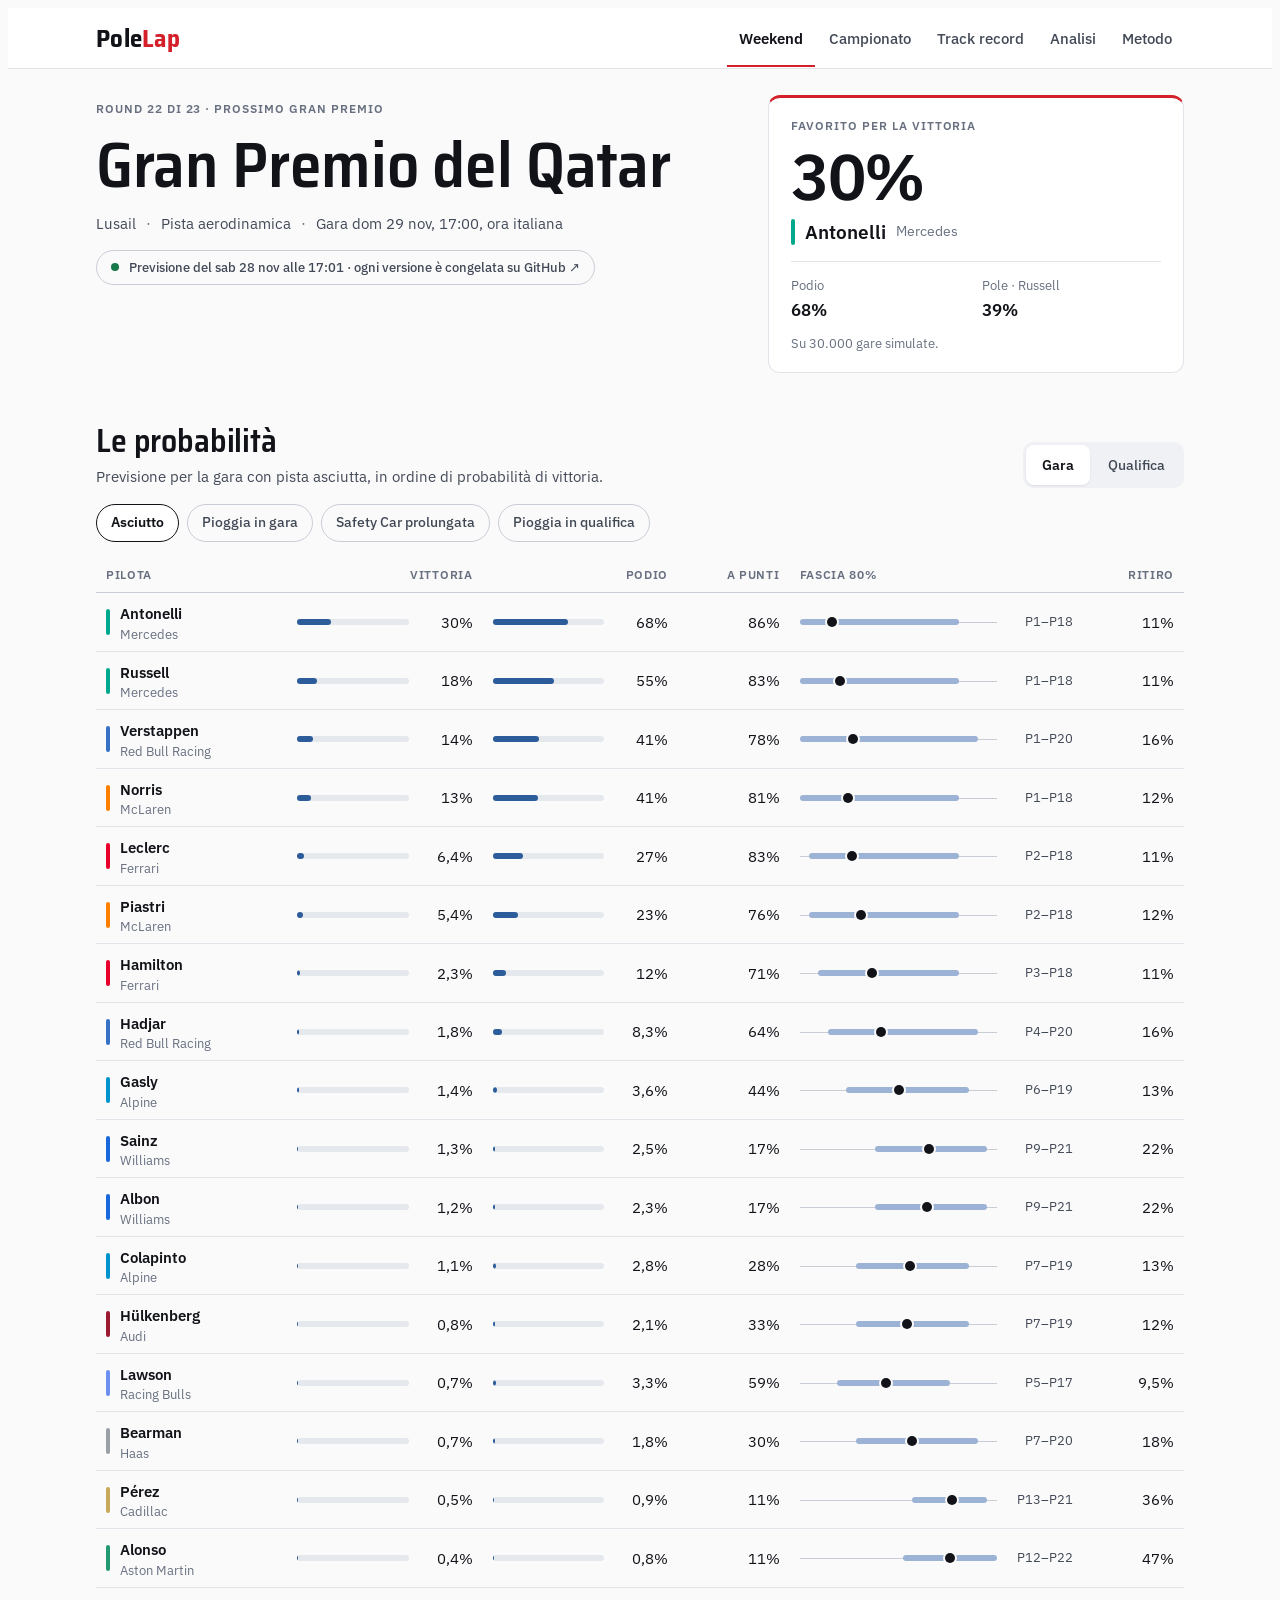
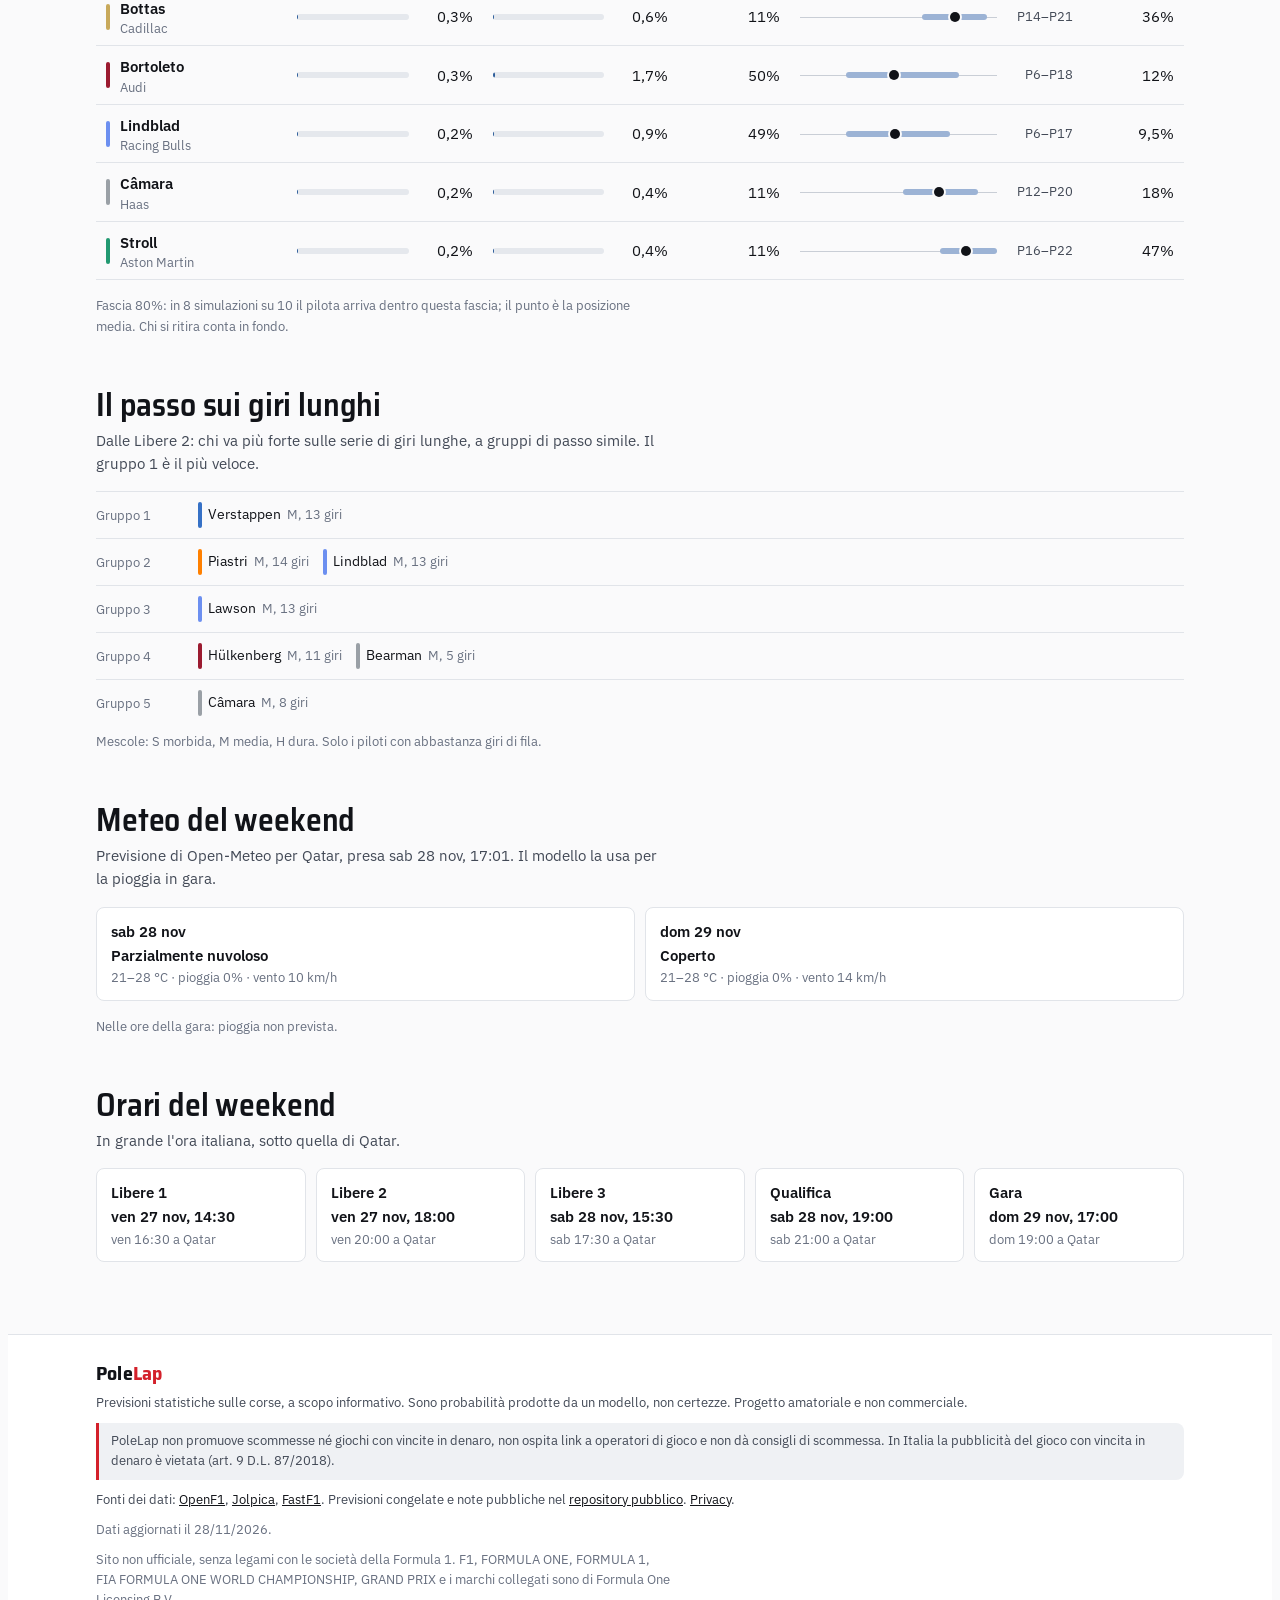
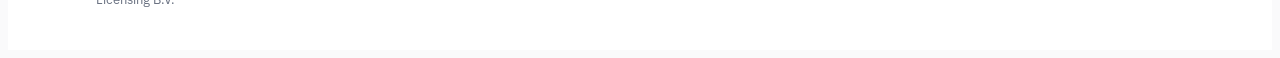
<file: index.html>
<!DOCTYPE html>
<html lang="it">
<head>
<meta charset="UTF-8">
<meta name="viewport" content="width=device-width, initial-scale=1.0, viewport-fit=cover">
<meta name="referrer" content="strict-origin-when-cross-origin">
<meta http-equiv="Content-Security-Policy" content="default-src 'self'; script-src 'self' https://cdn.jsdelivr.net/npm/chart.js@4.4.1/ https://cdn.jsdelivr.net/npm/@supabase/supabase-js@2.106.2/ https://gc.zgo.at/count.v5.js; style-src 'self' 'unsafe-inline'; img-src 'self' data: https://roger7.goatcounter.com; connect-src 'self' https://zakblhuidoiarhahzlsu.supabase.co https://api.open-meteo.com https://formspree.io https://roger7.goatcounter.com; form-action 'self'; base-uri 'self'; object-src 'none'">
<title>PoleLap · probabilità per ogni Gran Premio, verificabili</title>
<meta name="description" content="Probabilità per ogni Gran Premio, calcolate da un modello statistico e congelate su GitHub prima di ogni sessione. Progetto amatoriale e non commerciale.">
<meta name="color-scheme" content="light dark">
<link rel="icon" href="icons/icon-192.png">
<link rel="preload" href="fonts/plex-sans.woff2" as="font" type="font/woff2" crossorigin>
<link rel="stylesheet" href="stile.css?v=3903198e">
<script src="gl-analytics.js"></script>
</head>
<body>
<a class="skip" href="#main">Vai al contenuto</a>
<header class="top">
  <div class="wrap top-in">
    <a class="brand" href="#weekend" aria-label="PoleLap, torna al weekend">Pole<span class="lap">Lap</span></a>
    <nav class="tabs" aria-label="Sezioni">
      <a href="#weekend" data-v="weekend">Weekend</a>
      <a href="#campionato" data-v="campionato">Campionato</a>
      <a href="#trackrecord" data-v="trackrecord">Track record</a>
      <a href="#analisi" data-v="analisi">Analisi</a>
      <a href="#metodo" data-v="metodo">Metodo</a>
    </nav>
  </div>
</header>

<main id="main">
  <section class="view wrap" data-view="weekend" id="s-weekend"><p class="stato">Carico la previsione…</p></section>
  <section class="view wrap" data-view="campionato" id="s-campionato" hidden></section>
  <section class="view wrap" data-view="trackrecord" id="s-trackrecord" hidden></section>
  <section class="view wrap" data-view="analisi" id="s-analisi" hidden></section>
  <section class="view wrap" data-view="metodo" id="s-metodo" hidden></section>
</main>

<footer class="foot">
  <div class="wrap">
    <p class="brand">Pole<span class="lap">Lap</span></p>
    <p>Previsioni statistiche sulle corse, a scopo informativo. Sono probabilità prodotte da un modello, non certezze. Progetto amatoriale e non commerciale.</p>
    <p class="warn">PoleLap non promuove scommesse né giochi con vincite in denaro, non ospita link a operatori di gioco e non dà consigli di scommessa. In Italia la pubblicità del gioco con vincita in denaro è vietata (art. 9 D.L. 87/2018).</p>
    <p>Fonti dei dati: <a href="https://openf1.org" target="_blank" rel="noopener">OpenF1</a>, <a href="https://github.com/jolpica/jolpica-f1" target="_blank" rel="noopener">Jolpica</a>, <a href="https://github.com/theOehrly/Fast-F1" target="_blank" rel="noopener">FastF1</a>. Previsioni congelate e note pubbliche nel <a href="https://github.com/Roger7111/polelap/tree/main/track_record" target="_blank" rel="noopener">repository pubblico</a>. <a href="privacy.html">Privacy</a>.</p>
    <p class="note" id="aggiornato"></p>
    <p class="note">Sito non ufficiale, senza legami con le società della Formula 1. F1, FORMULA ONE, FORMULA 1, FIA FORMULA ONE WORLD CHAMPIONSHIP, GRAND PRIX e i marchi collegati sono di Formula One Licensing B.V.</p>
  </div>
</footer>
<script src="app.js?v=cc0ffdc6"></script>
</body>
</html>
</file>
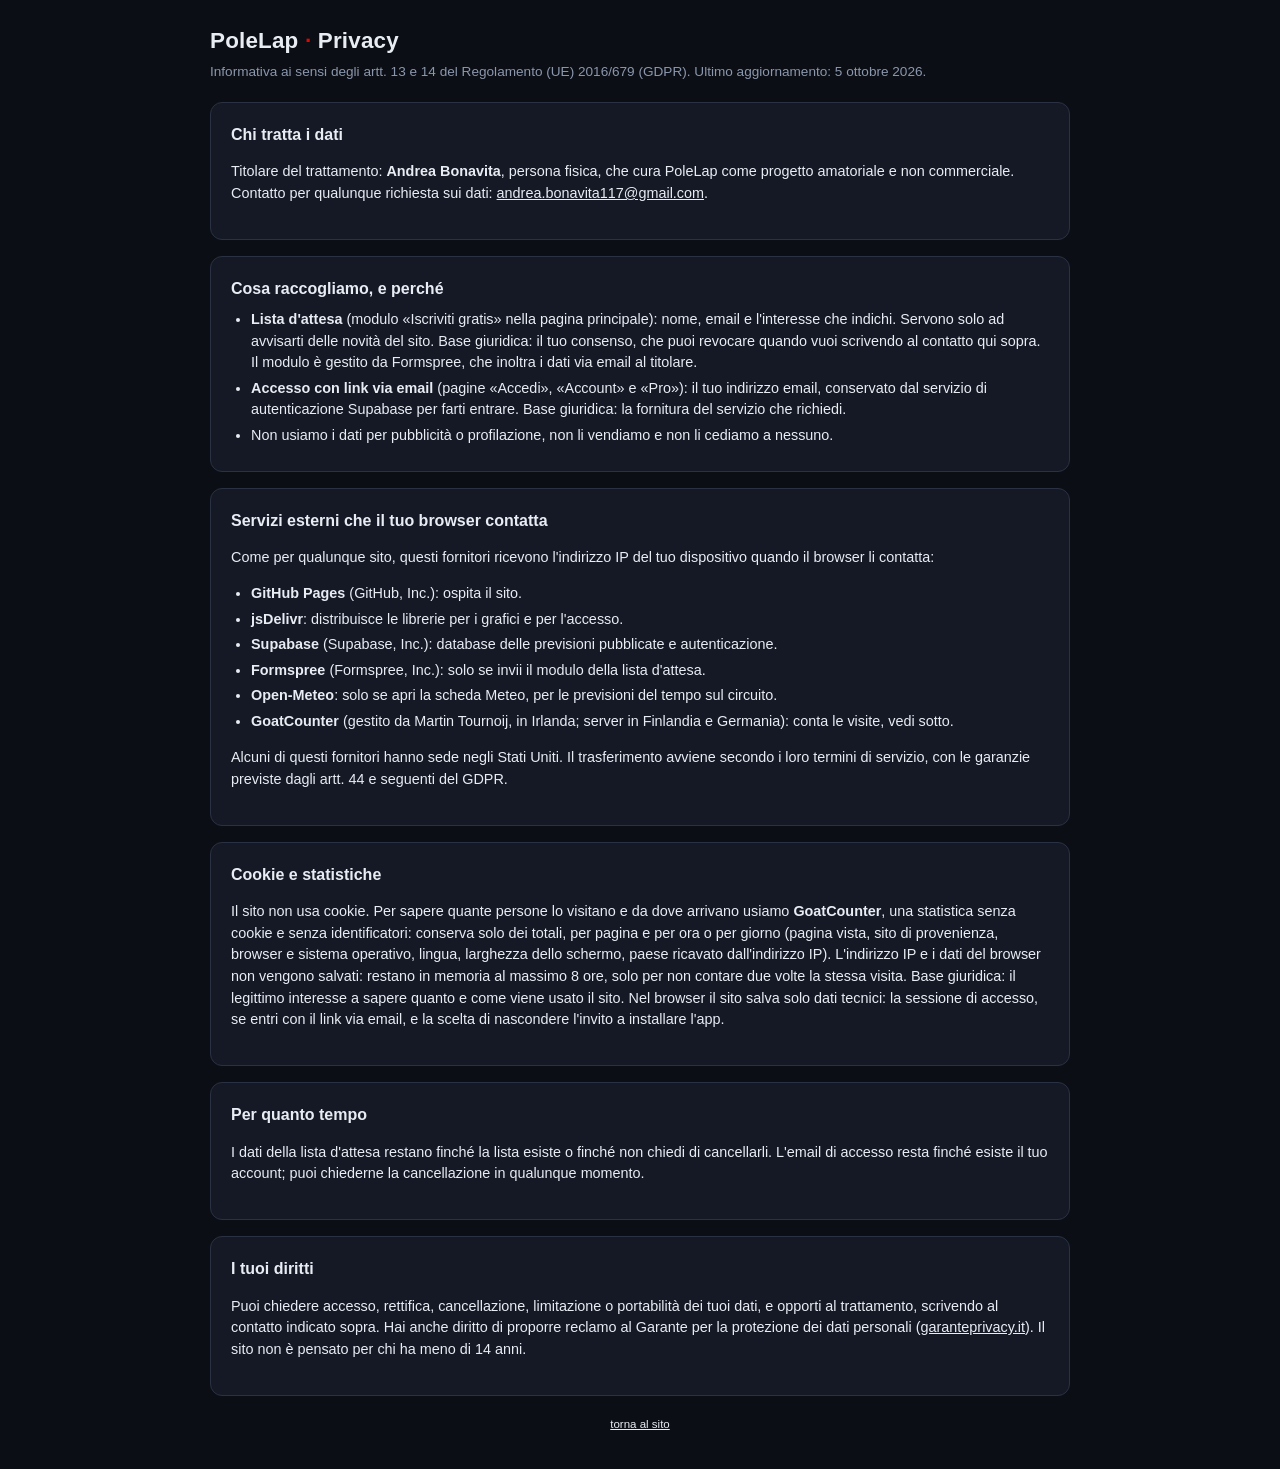
<file: privacy.html>
<!doctype html>
<html lang="it">
<head>
<meta charset="utf-8">
<meta name="viewport" content="width=device-width, initial-scale=1">
<meta name="referrer" content="strict-origin-when-cross-origin">
<meta http-equiv="Content-Security-Policy" content="default-src 'self'; script-src 'self' https://cdn.jsdelivr.net/npm/chart.js@4.4.1/ https://cdn.jsdelivr.net/npm/@supabase/supabase-js@2.106.2/ https://gc.zgo.at/count.v5.js; style-src 'self' 'unsafe-inline'; img-src 'self' data: https://roger7.goatcounter.com; connect-src 'self' https://zakblhuidoiarhahzlsu.supabase.co https://api.open-meteo.com https://formspree.io https://roger7.goatcounter.com; form-action 'self'; base-uri 'self'; object-src 'none'">
<title>PoleLap · Privacy</title>
<link rel="stylesheet" href="gl.css">
<style>
  .card h2{font-size:1rem;margin:0 0 8px}
  .card p,.card li{font-size:.9rem;color:var(--txt)}
  .card ul{margin:6px 0 0;padding-left:20px}
  .card li{margin-bottom:4px}
  a{color:var(--txt)}
</style>
</head>
<body>
<div class="wrap">
  <h1>PoleLap <span class="dot">·</span> Privacy</h1>
  <p class="sub">Informativa ai sensi degli artt. 13 e 14 del Regolamento (UE) 2016/679 (GDPR). Ultimo aggiornamento: 5 ottobre 2026.</p>

  <div class="card">
    <h2>Chi tratta i dati</h2>
    <p>Titolare del trattamento: <b>Andrea Bonavita</b>, persona fisica, che cura PoleLap come progetto amatoriale e non commerciale.
       Contatto per qualunque richiesta sui dati: <a href="mailto:andrea.bonavita117@gmail.com">andrea.bonavita117@gmail.com</a>.</p>
  </div>

  <div class="card">
    <h2>Cosa raccogliamo, e perché</h2>
    <ul>
      <li><b>Lista d'attesa</b> (modulo «Iscriviti gratis» nella pagina principale): nome, email e l'interesse che indichi.
          Servono solo ad avvisarti delle novità del sito. Base giuridica: il tuo consenso, che puoi revocare quando vuoi scrivendo al contatto qui sopra.
          Il modulo è gestito da Formspree, che inoltra i dati via email al titolare.</li>
      <li><b>Accesso con link via email</b> (pagine «Accedi», «Account» e «Pro»): il tuo indirizzo email,
          conservato dal servizio di autenticazione Supabase per farti entrare. Base giuridica: la fornitura del servizio che richiedi.</li>
      <li>Non usiamo i dati per pubblicità o profilazione, non li vendiamo e non li cediamo a nessuno.</li>
    </ul>
  </div>

  <div class="card">
    <h2>Servizi esterni che il tuo browser contatta</h2>
    <p>Come per qualunque sito, questi fornitori ricevono l'indirizzo IP del tuo dispositivo quando il browser li contatta:</p>
    <ul>
      <li><b>GitHub Pages</b> (GitHub, Inc.): ospita il sito.</li>
      <li><b>jsDelivr</b>: distribuisce le librerie per i grafici e per l'accesso.</li>
      <li><b>Supabase</b> (Supabase, Inc.): database delle previsioni pubblicate e autenticazione.</li>
      <li><b>Formspree</b> (Formspree, Inc.): solo se invii il modulo della lista d'attesa.</li>
      <li><b>Open-Meteo</b>: solo se apri la scheda Meteo, per le previsioni del tempo sul circuito.</li>
      <li><b>GoatCounter</b> (gestito da Martin Tournoij, in Irlanda; server in Finlandia e Germania): conta le visite, vedi sotto.</li>
    </ul>
    <p>Alcuni di questi fornitori hanno sede negli Stati Uniti. Il trasferimento avviene secondo i loro termini di servizio,
       con le garanzie previste dagli artt. 44 e seguenti del GDPR.</p>
  </div>

  <div class="card">
    <h2>Cookie e statistiche</h2>
    <p>Il sito non usa cookie. Per sapere quante persone lo visitano e da dove arrivano usiamo <b>GoatCounter</b>, una
       statistica senza cookie e senza identificatori: conserva solo dei totali, per pagina e per ora o per giorno (pagina
       vista, sito di provenienza, browser e sistema operativo, lingua, larghezza dello schermo, paese ricavato
       dall'indirizzo IP). L'indirizzo IP e i dati del browser non vengono salvati: restano in memoria al massimo 8 ore,
       solo per non contare due volte la stessa visita. Base giuridica: il legittimo interesse a sapere quanto e come
       viene usato il sito. Nel browser il sito salva solo dati tecnici: la sessione di accesso, se entri con il link via
       email, e la scelta di nascondere l'invito a installare l'app.</p>
  </div>

  <div class="card">
    <h2>Per quanto tempo</h2>
    <p>I dati della lista d'attesa restano finché la lista esiste o finché non chiedi di cancellarli.
       L'email di accesso resta finché esiste il tuo account; puoi chiederne la cancellazione in qualunque momento.</p>
  </div>

  <div class="card">
    <h2>I tuoi diritti</h2>
    <p>Puoi chiedere accesso, rettifica, cancellazione, limitazione o portabilità dei tuoi dati, e opporti al trattamento,
       scrivendo al contatto indicato sopra. Hai anche diritto di proporre reclamo al Garante per la protezione dei dati personali
       (<a href="https://www.garanteprivacy.it" target="_blank" rel="noopener">garanteprivacy.it</a>).
       Il sito non è pensato per chi ha meno di 14 anni.</p>
  </div>

  <p class="foot"><a href="index.html">torna al sito</a></p>
</div>
</body>
</html>
</file>
<file: stile.css>
/* stile.css - PoleLap, nuova app (23/11/2026). Caratteri ospitati qui (licenza SIL OFL, fonts/OFL.txt): nessuna
   chiamata a servizi esterni per i font. */
@font-face { font-family: 'IBM Plex Sans'; src: url('fonts/plex-sans.woff2') format('woff2'); font-weight: 400 600; font-style: normal; font-display: swap; }
@font-face { font-family: 'Saira Semi Condensed'; src: url('fonts/saira-600.woff2') format('woff2'); font-weight: 600; font-style: normal; font-display: swap; }
@font-face { font-family: 'Saira Semi Condensed'; src: url('fonts/saira-700.woff2') format('woff2'); font-weight: 700; font-style: normal; font-display: swap; }
/* Layout: una colonna da 1120px; testata con le sezioni come schede; tabelle a filo sul fondo, carte solo dove
   servono; la fascia 80% (segmento + punto) e' il segno ricorrente della previsione. */
:root {
  --bg: #FAFAFB; --surface: #FFFFFF; --sunk: #EFF1F4; --ink: #111318; --ink-2: #424956; --muted: #687080;
  --line: #E1E4E9; --line-2: #C9CED6;
  --accent: #D3202A; --accent-ink: #FFFFFF; --accent-wash: #FCE9EA;
  --s1: #2C5C9A; --s2: #C2562A; --track: #E5E8ED; --range: #9CB3D5;
  --good: #17784A; --good-wash: #E1F2E8; --bad: #B3261E; --bad-wash: #FBE6E4;
  --f-display: 'Saira Semi Condensed', 'Arial Narrow', system-ui, sans-serif;
  --f-text: 'IBM Plex Sans', system-ui, -apple-system, 'Segoe UI', Roboto, sans-serif;
  --r: 12px; --r-s: 8px;
}
@media (prefers-color-scheme: dark) {
  :root:not([data-theme="light"]) {
    --bg: #0E1013; --surface: #161A1F; --sunk: #1D2128; --ink: #ECEEF2; --ink-2: #B4BBC6; --muted: #8A929F;
    --line: #262B33; --line-2: #343A45;
    --accent: #FF4A51; --accent-ink: #16090A; --accent-wash: #3A1719;
    --s1: #5A90E0; --s2: #E07040; --track: #242931; --range: #42608A;
    --good: #4CC38A; --good-wash: #15301F; --bad: #FF7B72; --bad-wash: #3A1817;
    color-scheme: dark;
  }
}
:root[data-theme="dark"] {
  --bg: #0E1013; --surface: #161A1F; --sunk: #1D2128; --ink: #ECEEF2; --ink-2: #B4BBC6; --muted: #8A929F;
  --line: #262B33; --line-2: #343A45;
  --accent: #FF4A51; --accent-ink: #16090A; --accent-wash: #3A1719;
  --s1: #5A90E0; --s2: #E07040; --track: #242931; --range: #42608A;
  --good: #4CC38A; --good-wash: #15301F; --bad: #FF7B72; --bad-wash: #3A1817;
  color-scheme: dark;
}
* { box-sizing: border-box; }
[hidden] { display: none !important; }
body { background: var(--bg); color: var(--ink); font: 400 15px/1.55 var(--f-text); -webkit-font-smoothing: antialiased; }
body::before { content: ""; position: fixed; inset: 0 0 auto; height: env(safe-area-inset-top, 0px); z-index: 10; background: var(--surface); }
a { color: inherit; }
p, h1, h2, h3, ol, ul { margin: 0; }
:focus-visible { outline: 2px solid var(--accent); outline-offset: 2px; border-radius: 4px; }
.wrap { max-width: 1120px; margin-inline: auto; padding-left: max(16px, env(safe-area-inset-left, 0px)); padding-right: max(16px, env(safe-area-inset-right, 0px)); }
.skip { position: absolute; left: -9999px; top: 8px; }
.skip:focus { left: 16px; z-index: 30; background: var(--surface); padding: 10px 14px; border-radius: var(--r-s); }

/* Testata */
.top { position: sticky; top: env(safe-area-inset-top, 0px); z-index: 5; background: var(--surface); border-bottom: 1px solid var(--line); }
.top-in { display: flex; align-items: center; gap: 24px; min-height: 60px; }
.brand { font: 700 25px/1 var(--f-display); letter-spacing: .01em; text-decoration: none; color: var(--ink); white-space: nowrap; }
.brand .lap { color: var(--accent); }
.tabs { display: flex; gap: 2px; margin-left: auto; overflow-x: auto; scrollbar-width: none; }
.tabs::-webkit-scrollbar { display: none; }
.tabs a { font: 500 15px/1 var(--f-text); text-decoration: none; color: var(--ink-2); padding: 21px 12px 19px; border-bottom: 2px solid transparent; white-space: nowrap; transition: color .15s; }
.tabs a:hover { color: var(--ink); }
.tabs a[aria-current="page"] { color: var(--ink); font-weight: 600; border-bottom-color: var(--accent); }
.proto { display: flex; align-items: center; gap: 10px; padding-block: 12px; font-size: 13px; color: var(--ink-2); }
.proto::before { content: ""; width: 8px; height: 8px; border-radius: 50%; background: var(--accent); flex: none; }

/* Tipografia */
h1, h2, h3 { font-family: var(--f-display); font-weight: 600; line-height: 1.06; text-wrap: balance; letter-spacing: -.005em; }
h1 { font-size: clamp(36px, 6.2vw, 64px); }
h2 { font-size: clamp(24px, 3.2vw, 32px); }
h3 { font-size: 20px; }
.eyebrow { font: 600 12px/1.3 var(--f-text); letter-spacing: .08em; text-transform: uppercase; color: var(--muted); }
.lead { color: var(--ink-2); max-width: 64ch; }
.note { font-size: 13px; color: var(--muted); max-width: 72ch; }
small { font-size: 12.5px; }

/* Struttura delle viste */
.view { padding-block: 8px 72px; }
.intro { display: grid; gap: 12px; margin-top: 18px; }
.block { margin-top: 52px; display: grid; gap: 16px; }
.block-head { display: flex; flex-wrap: wrap; align-items: end; justify-content: space-between; gap: 14px; }
.block-head > div:not(.seg) { display: grid; gap: 6px; min-width: 0; }
.two { display: grid; grid-template-columns: minmax(0, 1fr) minmax(0, 1fr); gap: 40px; align-items: start; }
.two > * { display: grid; gap: 14px; min-width: 0; }

/* Weekend */
.hero { display: grid; grid-template-columns: minmax(0, 1.55fr) minmax(0, 1fr); gap: 28px; margin-top: 18px; align-items: start; }
.hero-main { display: grid; gap: 14px; padding-top: 6px; }
.meta { display: flex; flex-wrap: wrap; gap: 4px 0; color: var(--ink-2); }
.meta span + span::before { content: "·"; margin: 0 10px; color: var(--muted); }
.next { display: flex; flex-wrap: wrap; align-items: baseline; gap: 4px 12px; padding: 12px 0; border-top: 1px solid var(--line); border-bottom: 1px solid var(--line); }
.next b { font-weight: 600; }
.cd { font-size: 13.5px; font-weight: 600; color: var(--accent); font-variant-numeric: tabular-nums; }
.stamp { display: inline-flex; align-items: center; gap: 10px; width: fit-content; max-width: 100%; font: 500 13px/1.35 var(--f-text); color: var(--ink-2); text-decoration: none; border: 1px solid var(--line-2); border-radius: 999px; padding: 8px 14px; transition: border-color .15s, color .15s; }
.stamp:hover { border-color: var(--ink-2); color: var(--ink); }
.stamp i { width: 8px; height: 8px; border-radius: 50%; background: var(--good); flex: none; }
.fav { background: var(--surface); border: 1px solid var(--line); border-top: 3px solid var(--accent); border-radius: var(--r); padding: 20px 22px 18px; display: grid; gap: 10px; }
.fig { font: 600 64px/1 var(--f-text); letter-spacing: -.025em; }
.who { display: flex; align-items: center; gap: 10px; font-size: 19px; font-weight: 600; }
.who small { color: var(--muted); font-weight: 400; font-size: 14px; }
.split { display: grid; grid-template-columns: 1fr 1fr; gap: 12px; border-top: 1px solid var(--line); padding-top: 14px; margin-top: 4px; }
.kv { display: grid; gap: 2px; min-width: 0; }
.kv span { font-size: 12.5px; color: var(--muted); }
.kv b { font-size: 17px; font-weight: 600; }
.sw { display: inline-block; width: 4px; height: 26px; border-radius: 2px; background: var(--c, var(--muted)); flex: none; }

/* Controlli */
.seg { display: inline-flex; gap: 2px; padding: 3px; background: var(--sunk); border-radius: 10px; }
.seg button { font: 500 14px/1 var(--f-text); color: var(--ink-2); background: transparent; border: 0; border-radius: 8px; padding: 11px 16px; min-height: 40px; cursor: pointer; transition: background .15s, color .15s; }
.seg button:hover { color: var(--ink); }
.seg button[aria-pressed="true"] { background: var(--surface); color: var(--ink); font-weight: 600; box-shadow: 0 1px 2px rgba(0,0,0,.08); }
.chips { display: flex; flex-wrap: wrap; gap: 8px; }
.chip { font: 500 13.5px/1 var(--f-text); color: var(--ink-2); background: transparent; border: 1px solid var(--line-2); border-radius: 999px; padding: 10px 14px; min-height: 38px; cursor: pointer; transition: border-color .15s, color .15s, background .15s; }
.chip:hover { border-color: var(--ink-2); color: var(--ink); }
.chip[aria-pressed="true"] { border-color: var(--ink); color: var(--ink); background: var(--surface); font-weight: 600; }
.chip:active, .seg button:active { transform: translateY(1px); }
.more { justify-self: start; font: 500 14px/1 var(--f-text); color: var(--ink); background: transparent; border: 1px solid var(--line-2); border-radius: var(--r-s); padding: 11px 14px; cursor: pointer; }
.more:hover { border-color: var(--ink-2); }

/* Tabelle */
.tbl { overflow-x: auto; }
table.t { width: 100%; border-collapse: collapse; font-variant-numeric: tabular-nums; }
.t th { font: 600 11.5px/1.25 var(--f-text); letter-spacing: .06em; text-transform: uppercase; color: var(--muted); text-align: left; padding: 10px 10px; border-bottom: 1px solid var(--line-2); white-space: nowrap; }
.t td { padding: 9px 10px; border-bottom: 1px solid var(--line); vertical-align: middle; }
.t tbody tr:hover td { background: var(--sunk); }
.t .num { text-align: right; }
.t .rk { width: 1%; color: var(--muted); font-size: 13px; white-space: nowrap; }
.drv { display: flex; align-items: center; gap: 10px; min-width: 0; }
.drv b { font-weight: 600; }
.drv small { display: block; color: var(--muted); line-height: 1.3; }
.pc { display: grid; grid-template-columns: minmax(44px, 1fr) 54px; align-items: center; gap: 10px; min-width: 96px; }
.bar { height: 6px; background: var(--track); border-radius: 3px; overflow: hidden; }
.bar i { display: block; height: 100%; background: var(--s1); border-radius: 0 3px 3px 0; transition: width .35s ease; }
.pc .v { text-align: right; }
.dl { display: block; font-size: 12px; color: var(--muted); text-align: right; }
.rg { display: grid; grid-template-columns: minmax(96px, 1fr) 66px; align-items: center; gap: 10px; min-width: 150px; }
.rg .tr { position: relative; height: 16px; }
.rg .tr::before { content: ""; position: absolute; left: 0; right: 0; top: 50%; height: 1px; background: var(--line-2); }
.rg .s80 { position: absolute; top: 5px; height: 6px; border-radius: 3px; background: var(--range); }
.rg .dot { position: absolute; top: 50%; width: 10px; height: 10px; margin: -5px 0 0 -5px; border-radius: 50%; background: var(--ink); box-shadow: 0 0 0 2px var(--bg); }
.rg .v { font-size: 13px; color: var(--ink-2); text-align: right; white-space: nowrap; }
.st { display: inline-flex; align-items: center; gap: 6px; font: 600 12px/1 var(--f-text); padding: 6px 9px; border-radius: 999px; white-space: nowrap; }
.st.ok { background: var(--good-wash); color: var(--good); }
.st.no { background: var(--bad-wash); color: var(--bad); }
.st.ne { background: var(--sunk); color: var(--ink-2); }
.st.ac { background: var(--accent-wash); color: var(--accent); }

/* Orari */
.sched { display: grid; grid-template-columns: repeat(auto-fit, minmax(160px, 1fr)); gap: 10px; }
.sess { display: grid; gap: 3px; padding: 12px 14px; border: 1px solid var(--line); border-radius: var(--r-s); background: var(--surface); }
.sess.now { border-color: var(--accent); box-shadow: inset 0 3px 0 var(--accent); }
.sess .n { font-weight: 600; }
.sess .it { font: 600 15px/1.3 var(--f-text); font-variant-numeric: tabular-nums; }
.sess .lo { font-size: 12.5px; color: var(--muted); }

/* Riquadri di numeri */
.tiles { display: grid; grid-template-columns: repeat(auto-fit, minmax(210px, 1fr)); gap: 12px; }
.tile { display: grid; gap: 6px; align-content: start; padding: 16px 18px; background: var(--surface); border: 1px solid var(--line); border-radius: var(--r); }
.tile .l { font-size: 13px; color: var(--muted); }
.tile .val { font: 600 30px/1.1 var(--f-text); letter-spacing: -.01em; }
.tile .val small { font-size: 15px; font-weight: 500; color: var(--ink-2); letter-spacing: 0; }
.tile .d { font-size: 13px; color: var(--ink-2); }
.tile .st { justify-self: start; }

/* Grafici */
.chart { position: relative; }
.chart svg { display: block; width: 100%; overflow: visible; }
.chart .grid line { stroke: var(--line); stroke-width: 1; }
.chart .ax text { fill: var(--muted); font: 12px var(--f-text); }
.chart .ln { fill: none; stroke: var(--line-2); stroke-width: 1; }
.chart .ln.hi { stroke: var(--accent); stroke-width: 2; stroke-linejoin: round; stroke-linecap: round; }
.chart .end { fill: var(--accent); stroke: var(--bg); stroke-width: 2; }
.chart .lab { fill: var(--ink); font: 600 13px var(--f-text); }
.chart .lab2 { fill: var(--ink-2); font: 500 12px var(--f-text); }
.chart .xh { stroke: var(--ink-2); stroke-width: 1; }
.tip { position: absolute; pointer-events: none; z-index: 3; background: var(--ink); color: var(--bg); font-size: 12.5px; line-height: 1.4; padding: 8px 10px; border-radius: 8px; white-space: nowrap; transform: translate(-50%, -110%); }
.tip b { font-weight: 600; }
.bl { display: grid; gap: 7px; }
.bl .row { display: grid; grid-template-columns: minmax(96px, 150px) minmax(0, 1fr) 72px; align-items: center; gap: 10px; font-size: 13.5px; }
.bl .lab { display: flex; align-items: center; gap: 8px; min-width: 0; }
.bl .lab .sw { height: 16px; }
.bl .trk { position: relative; height: 12px; }
.bl .f { position: absolute; top: 0; bottom: 0; background: var(--s1); }
.bl .f.r { border-radius: 0 4px 4px 0; }
.bl .f.l { border-radius: 4px 0 0 4px; }
.bl .f.b { background: var(--s2); }
.bl .f.dim { background: var(--range); }
.bl .mid { position: absolute; top: -3px; bottom: -3px; left: 50%; width: 1px; background: var(--line-2); }
.bl .val { text-align: right; font-variant-numeric: tabular-nums; color: var(--ink-2); white-space: nowrap; }
.key { display: flex; flex-wrap: wrap; gap: 6px 16px; font-size: 13px; color: var(--ink-2); }
.key span { display: inline-flex; align-items: center; gap: 6px; }
.key i { width: 12px; height: 12px; border-radius: 3px; background: var(--s1); }
.key i.b { background: var(--s2); }
.key i.dim { background: var(--range); }
.meter { display: grid; grid-template-columns: minmax(40px, 1fr) 30px; align-items: center; gap: 8px; min-width: 90px; }

/* Analisi */
.panels { display: grid; grid-template-columns: repeat(2, minmax(0, 1fr)); gap: 16px; margin-top: 32px; }
.panel { display: grid; gap: 12px; align-content: start; padding: 20px 22px 22px; background: var(--surface); border: 1px solid var(--line); border-radius: var(--r); min-width: 0; }
.panel.wide { grid-column: 1 / -1; }

/* Track record */
.frz { display: grid; gap: 0; }
.frz .gp { display: grid; grid-template-columns: minmax(130px, 200px) minmax(0, 1fr); gap: 12px; align-items: center; padding: 12px 0; border-bottom: 1px solid var(--line); }
.frz .gp b { font-weight: 600; }
.frz .ls { display: flex; flex-wrap: wrap; gap: 6px; }
.frz a { font: 500 12.5px/1 var(--f-text); text-decoration: none; color: var(--ink-2); border: 1px solid var(--line-2); border-radius: 999px; padding: 8px 11px; transition: border-color .15s, color .15s; }
.frz a:hover { border-color: var(--ink-2); color: var(--ink); }
.links { display: grid; gap: 0; }
.links a { display: flex; justify-content: space-between; gap: 12px; padding: 12px 0; border-bottom: 1px solid var(--line); text-decoration: none; }
.links a:hover span:first-child { text-decoration: underline; text-underline-offset: 3px; }
.links a span:last-child { color: var(--muted); font-size: 13px; white-space: nowrap; }
.steps { display: grid; gap: 14px; counter-reset: s; list-style: none; padding: 0; }
.steps li { display: grid; grid-template-columns: 34px minmax(0, 1fr); gap: 12px; counter-increment: s; }
.steps li::before { content: counter(s); font: 600 15px/34px var(--f-text); font-variant-numeric: tabular-nums; text-align: center; width: 34px; height: 34px; border-radius: 50%; background: var(--sunk); color: var(--ink); }
.steps b { display: block; font-weight: 600; margin-bottom: 2px; }
details summary { cursor: pointer; font-size: 14px; color: var(--ink-2); padding: 6px 0; }

/* Metodo */
.prose { display: grid; grid-template-columns: repeat(2, minmax(0, 1fr)); gap: 36px 48px; margin-top: 40px; }
.prose section { display: grid; gap: 10px; align-content: start; }
.prose p, .prose li { color: var(--ink-2); max-width: 62ch; }
.prose ul { padding-left: 18px; display: grid; gap: 6px; }

/* Piede */
.foot { border-top: 1px solid var(--line); background: var(--surface); }
.foot .wrap { display: grid; gap: 10px; padding-block: 28px 40px; font-size: 13px; color: var(--ink-2); }
.foot .brand { font-size: 20px; }
.foot .warn { border-left: 3px solid var(--accent); padding: 8px 12px; background: var(--sunk); border-radius: 0 var(--r-s) var(--r-s) 0; }

@media (max-width: 860px) {
  .hero, .two, .panels, .prose { grid-template-columns: minmax(0, 1fr); }
  .two { gap: 52px; }
  .panel.wide { grid-column: auto; }
}
@media (max-width: 720px) {
  .top-in { flex-wrap: wrap; gap: 0; min-height: 0; padding-top: 12px; }
  .tabs { margin-left: -12px; width: calc(100% + 12px); -webkit-mask-image: linear-gradient(to right, #000 82%, transparent); mask-image: linear-gradient(to right, #000 82%, transparent); }
  .tabs a { padding: 15px 12px 13px; }
  .hide-m { display: none; }
  .fig { font-size: 54px; }
}
@media (max-width: 520px) {
  .hide-s { display: none; }
  .meta { flex-direction: column; }
  .meta span + span::before { content: none; }
  .t th, .t td { padding: 8px 6px; }
  .pc { grid-template-columns: 1fr; min-width: 0; }
  .pc .bar { display: none; }
  .rg { grid-template-columns: 1fr; min-width: 0; }
  .rg .tr { display: none; }
  .bl .row { grid-template-columns: minmax(84px, 110px) minmax(0, 1fr) 62px; }
  .frz .gp { grid-template-columns: minmax(0, 1fr); gap: 8px; }
}
@media (prefers-reduced-motion: reduce) {
  *, *::before, *::after { transition: none !important; animation: none !important; }
}

/* Aggiunte della versione definitiva */
.stato { padding-block: 40px; color: var(--muted); }
.errore { padding: 12px 14px; border-radius: var(--r-s); background: var(--bad-wash); color: var(--bad); font-size: 14px; }
.sel { font: 500 14px/1.2 var(--f-text); color: var(--ink); background: var(--surface); border: 1px solid var(--line-2); border-radius: var(--r-s); padding: 9px 12px; min-height: 40px; max-width: 100%; }
.esito { display: grid; grid-template-columns: repeat(auto-fit, minmax(200px, 1fr)); gap: 12px; }
.pos-v { font-weight: 600; font-variant-numeric: tabular-nums; }
.rit { color: var(--bad); font-weight: 600; }
.forma { display: inline-flex; gap: 4px; }
.forma span { min-width: 26px; text-align: center; padding: 3px 5px; border-radius: 6px; background: var(--sunk); font-size: 12.5px; font-variant-numeric: tabular-nums; }
.forma span.rit { background: var(--bad-wash); }
.hm { border-collapse: separate; border-spacing: 2px; font-variant-numeric: tabular-nums; font-size: 12.5px; }
.hm th { font: 600 11px/1.2 var(--f-text); color: var(--muted); padding: 4px; text-align: center; letter-spacing: .04em; }
.hm th.r { text-align: left; white-space: nowrap; padding-right: 8px; }
.hm td { text-align: center; padding: 6px 4px; border-radius: 4px; min-width: 38px; }
.hm td.io { background: transparent; color: var(--muted); }
.ds { display: grid; gap: 8px; }
.ds .row { display: grid; grid-template-columns: minmax(96px, 150px) minmax(0, 1fr) 72px; align-items: center; gap: 10px; font-size: 13.5px; }
.ds .lab { display: flex; align-items: center; gap: 8px; min-width: 0; }
.ds .lab .sw { height: 16px; }
.ds .trk { position: relative; height: 14px; }
.ds .trk::before { content: ""; position: absolute; left: 0; right: 0; top: 50%; height: 1px; background: var(--line-2); }
.ds .dot { position: absolute; top: 50%; width: 10px; height: 10px; margin: -5px 0 0 -5px; border-radius: 50%; background: var(--s1); box-shadow: 0 0 0 2px var(--surface); }
.ds .ax { display: flex; justify-content: space-between; font-size: 12px; color: var(--muted); }
.lr { display: grid; gap: 10px; }
.lr .g { display: grid; grid-template-columns: 92px minmax(0, 1fr); gap: 10px; align-items: start; padding-top: 10px; border-top: 1px solid var(--line); }
.lr .g > span { font-size: 13px; color: var(--muted); padding-top: 4px; }
.lr .ps { display: flex; flex-wrap: wrap; gap: 6px 14px; }
.lr .ps span { display: inline-flex; align-items: center; gap: 6px; font-size: 14px; }
.lr .ps small { color: var(--muted); }
.foot a { color: var(--ink); }
/* 24/11: l'indice di Analisi porta alla scheda sotto la barra in alto */
.panel { scroll-margin-top: 84px; }
#a-indice { margin-top: 24px; }
.hm th { white-space: nowrap; }
.hm th.r .sw { height: 14px; vertical-align: -2px; margin-right: 7px; }
.hm th.r { position: sticky; left: 0; z-index: 1; background: var(--surface); }
</file>
<file: gl.css>
/* PoleLap — stile condiviso delle pagine account/pro (M2.1-M2.2).
   Estratto dai token gia' usati in live.html: stessa identita' visiva, un solo posto
   da toccare. live.html resta con il suo blocco inline (funziona, non si tocca). */
:root{
  --acc:#e10600; --bg:#0b0e14; --panel:#141925; --txt:#e8ecf3; --mut:#8b97ad;
  --line:#2a3142; --gold:#d8b766; --ok:#4ea87a; --warn:#c8895b;
}
*{box-sizing:border-box}
body{margin:0;background:var(--bg);color:var(--txt);
     font-family:-apple-system,BlinkMacSystemFont,"Segoe UI",Roboto,Helvetica,Arial,sans-serif;
     line-height:1.5;padding:24px 16px}
.wrap{max-width:860px;margin:0 auto}
.narrow{max-width:440px}
h1{font-size:1.4rem;margin:0 0 4px;letter-spacing:.2px}
h1 .dot{color:var(--acc)}
.sub{color:var(--mut);font-size:.85rem;margin:0 0 20px}
.card{background:var(--panel);border:1px solid var(--line);border-radius:12px;padding:20px;margin-bottom:16px}
label{display:block;font-size:.75rem;color:var(--mut);text-transform:uppercase;letter-spacing:.5px;margin-bottom:6px}
input[type=email]{width:100%;background:#0b0e14;color:var(--txt);border:1px solid var(--line);
                  border-radius:8px;padding:11px 13px;font-size:.95rem}
input[type=email]:focus{outline:none;border-color:var(--acc)}
button{background:var(--acc);color:#fff;border:0;border-radius:8px;padding:11px 18px;
       font-size:.9rem;font-weight:600;cursor:pointer;margin-top:12px}
button:disabled{opacity:.5;cursor:default}
button.ghost{background:transparent;border:1px solid var(--line);color:var(--mut);font-weight:500}
.msg{margin-top:14px;padding:12px 14px;border-radius:9px;font-size:.85rem}
.msg.ok{background:#12281f;border:1px solid #24503c;color:#a8dcc0}
.msg.err{background:#2a1414;border:1px solid #5a2020;color:#f0b0b0}
.msg.info{background:#141925;border:1px solid var(--line);color:var(--mut)}
.badge{display:inline-block;background:#0b0e14;border:1px solid var(--line);border-radius:999px;
       padding:3px 11px;font-size:.72rem;color:var(--mut);letter-spacing:.4px}
.badge.pro{border-color:var(--gold);color:var(--gold)}
.badge.elite{border-color:var(--acc);color:var(--acc)}
.row{display:flex;justify-content:space-between;align-items:center;gap:12px;
     padding:11px 0;border-bottom:1px solid var(--line);font-size:.9rem}
.row:last-child{border-bottom:none}
.row .k{color:var(--mut);font-size:.8rem}
table{width:100%;border-collapse:collapse;background:var(--panel);
      border:1px solid var(--line);border-radius:12px;overflow:hidden}
th,td{padding:9px 10px;text-align:left;font-size:.83rem;border-bottom:1px solid var(--line);
      font-variant-numeric:tabular-nums;white-space:nowrap}
th{color:var(--mut);font-weight:600;font-size:.68rem;text-transform:uppercase;letter-spacing:.5px}
tr:last-child td{border-bottom:none}
td.code{font-weight:700;letter-spacing:.5px}
.scroll{overflow-x:auto;border-radius:12px}
.foot{color:var(--mut);font-size:.72rem;margin-top:20px;text-align:center}
a{color:var(--mut)}
a:hover{color:var(--txt)}
.nav{display:flex;gap:14px;font-size:.8rem;margin-bottom:18px}
</file>
